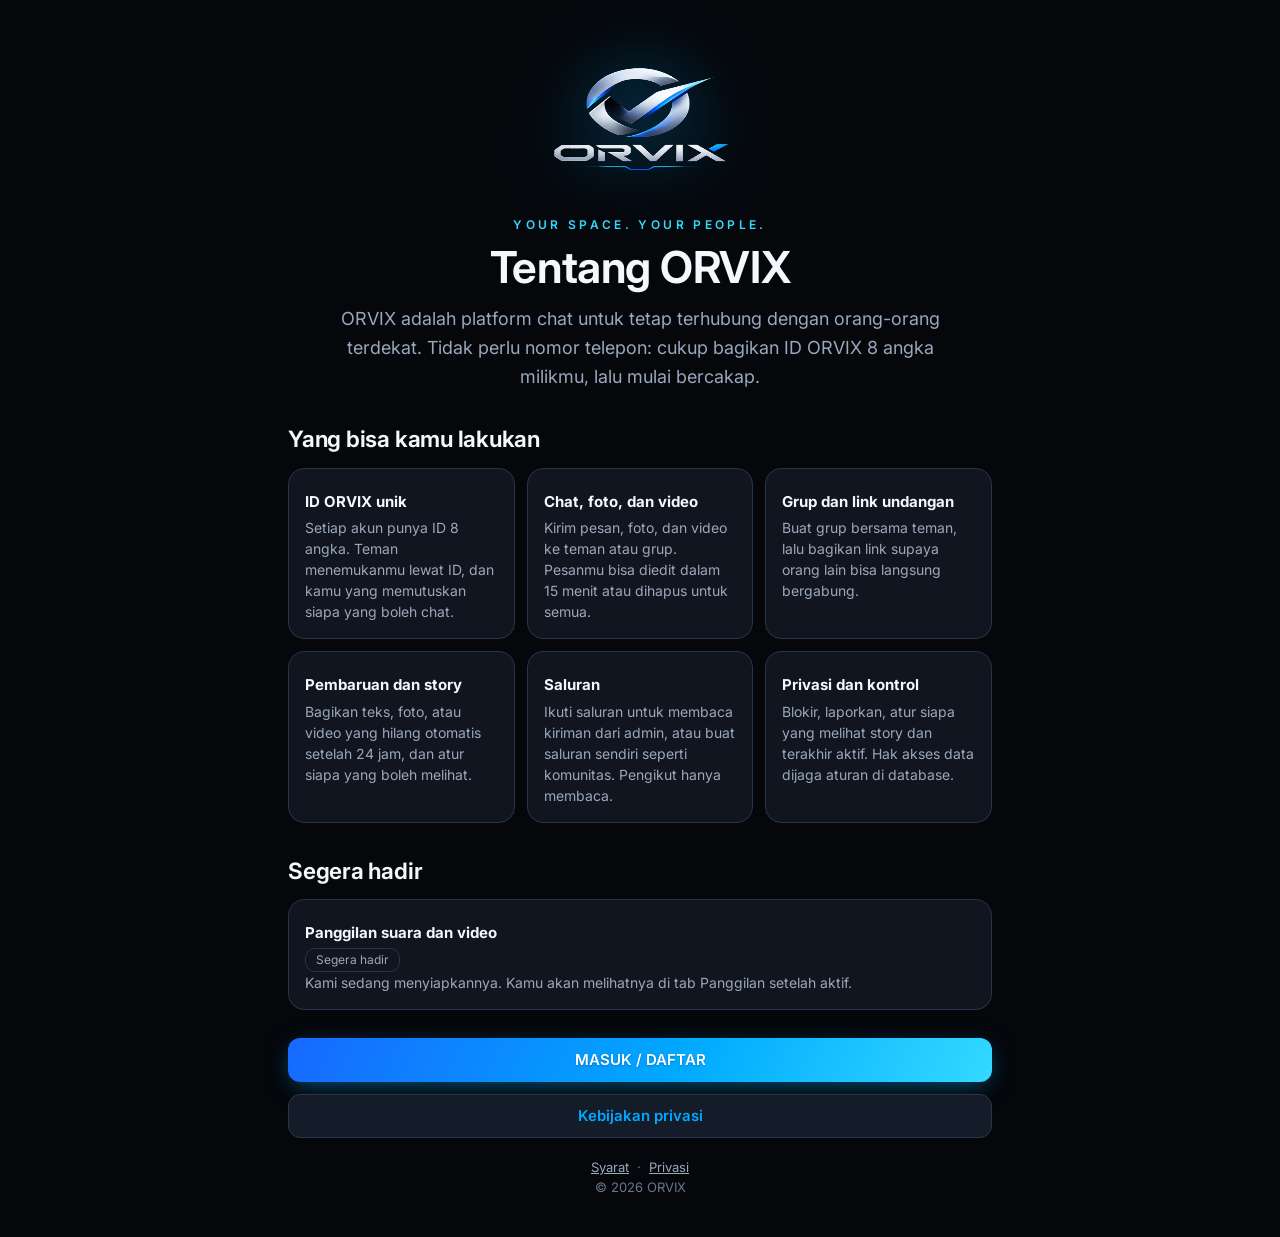
<file: about.html>
<!doctype html><html lang="id"><head><meta charset="utf-8"><meta name="viewport" content="width=device-width,initial-scale=1,viewport-fit=cover"><meta name="theme-color" content="#05070B"><link rel="icon" href="/assets/favicon.svg" type="image/svg+xml"><link rel="preconnect" href="https://fonts.googleapis.com"><link rel="preconnect" href="https://fonts.gstatic.com" crossorigin><link rel="stylesheet" href="https://fonts.googleapis.com/css2?family=Inter:wght@400;500;600;700&display=swap"><link rel="stylesheet" href="/css/style.css"><title>Tentang ORVIX</title><meta name="description" content="Kenali ORVIX: platform chat dengan ID unik, grup, story, dan saluran."></head>
<body><main class="abt">
<img class="hero-logo" src="/assets/logo.png" alt="ORVIX" width="180" height="180">
<p class="tag">YOUR SPACE. YOUR PEOPLE.</p>
<h1>Tentang ORVIX</h1>
<p class="lead">ORVIX adalah platform chat untuk tetap terhubung dengan orang-orang terdekat. Tidak perlu nomor telepon: cukup bagikan ID ORVIX 8 angka milikmu, lalu mulai bercakap.</p>
<h2>Yang bisa kamu lakukan</h2>
<div class="agrid">
<div class="acard"><b>ID ORVIX unik</b><p>Setiap akun punya ID 8 angka. Teman menemukanmu lewat ID, dan kamu yang memutuskan siapa yang boleh chat.</p></div>
<div class="acard"><b>Chat, foto, dan video</b><p>Kirim pesan, foto, dan video ke teman atau grup. Pesanmu bisa diedit dalam 15 menit atau dihapus untuk semua.</p></div>
<div class="acard"><b>Grup dan link undangan</b><p>Buat grup bersama teman, lalu bagikan link supaya orang lain bisa langsung bergabung.</p></div>
<div class="acard"><b>Pembaruan dan story</b><p>Bagikan teks, foto, atau video yang hilang otomatis setelah 24 jam, dan atur siapa yang boleh melihat.</p></div>
<div class="acard"><b>Saluran</b><p>Ikuti saluran untuk membaca kiriman dari admin, atau buat saluran sendiri seperti komunitas. Pengikut hanya membaca.</p></div>
<div class="acard"><b>Privasi dan kontrol</b><p>Blokir, laporkan, atur siapa yang melihat story dan terakhir aktif. Hak akses data dijaga aturan di database.</p></div>
</div>
<h2>Segera hadir</h2>
<div class="acard soonc"><b>Panggilan suara dan video</b><span class="pill">Segera hadir</span><p>Kami sedang menyiapkannya. Kamu akan melihatnya di tab Panggilan setelah aktif.</p></div>
<div class="col" style="margin-top:28px"><a class="btn primary block" href="/">MASUK / DAFTAR</a><a class="btn block" href="/privacy">Kebijakan privasi</a></div>
<p class="foot"><a href="/terms">Syarat</a> &nbsp;·&nbsp; <a href="/privacy">Privasi</a><br>© <span id="yr"></span> ORVIX</p>
</main><script>document.getElementById('yr').textContent=new Date().getFullYear()</script></body></html>
</file>
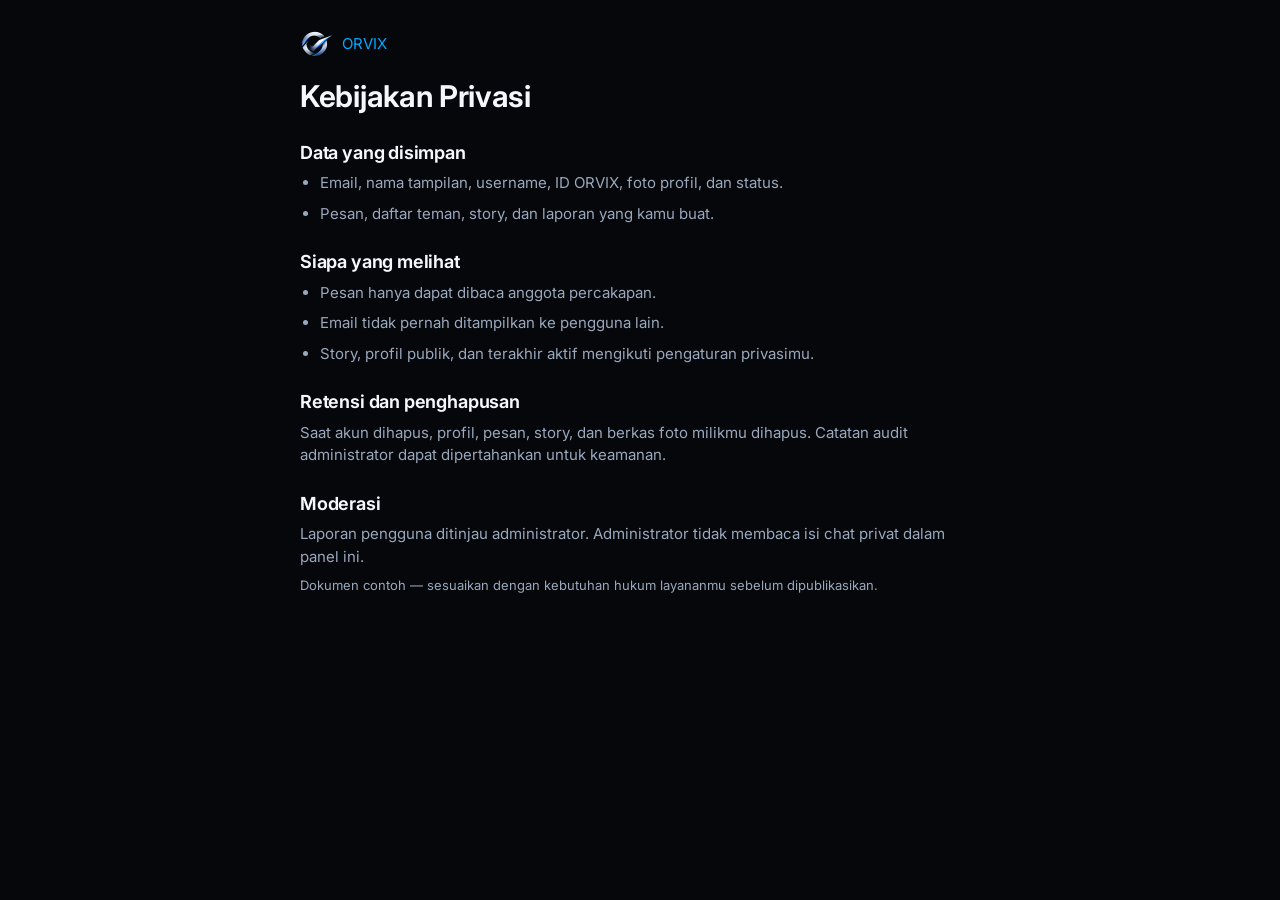
<file: privacy.html>
<!doctype html><html lang="id"><head><meta charset="utf-8"><meta name="viewport" content="width=device-width,initial-scale=1,viewport-fit=cover"><meta name="theme-color" content="#05070B"><link rel="icon" href="/assets/favicon.svg" type="image/svg+xml"><link rel="preconnect" href="https://fonts.googleapis.com"><link rel="preconnect" href="https://fonts.gstatic.com" crossorigin><link rel="stylesheet" href="https://fonts.googleapis.com/css2?family=Inter:wght@400;500;600;700&display=swap"><link rel="stylesheet" href="/css/style.css"><title>Kebijakan Privasi — ORVIX</title></head><body><main class="legal"><a href="index.html" class="row gap" style="margin-bottom:18px"><img src="/assets/mark.png" width="32" height="32" alt="ORVIX"> ORVIX</a><h1>Kebijakan Privasi</h1><h2>Data yang disimpan</h2><ul><li>Email, nama tampilan, username, ID ORVIX, foto profil, dan status.</li><li>Pesan, daftar teman, story, dan laporan yang kamu buat.</li></ul><h2>Siapa yang melihat</h2><ul><li>Pesan hanya dapat dibaca anggota percakapan.</li><li>Email tidak pernah ditampilkan ke pengguna lain.</li><li>Story, profil publik, dan terakhir aktif mengikuti pengaturan privasimu.</li></ul><h2>Retensi dan penghapusan</h2><p>Saat akun dihapus, profil, pesan, story, dan berkas foto milikmu dihapus. Catatan audit administrator dapat dipertahankan untuk keamanan.</p><h2>Moderasi</h2><p>Laporan pengguna ditinjau administrator. Administrator tidak membaca isi chat privat dalam panel ini.</p><p class="dim">Dokumen contoh — sesuaikan dengan kebutuhan hukum layananmu sebelum dipublikasikan.</p></main></body></html>
</file>
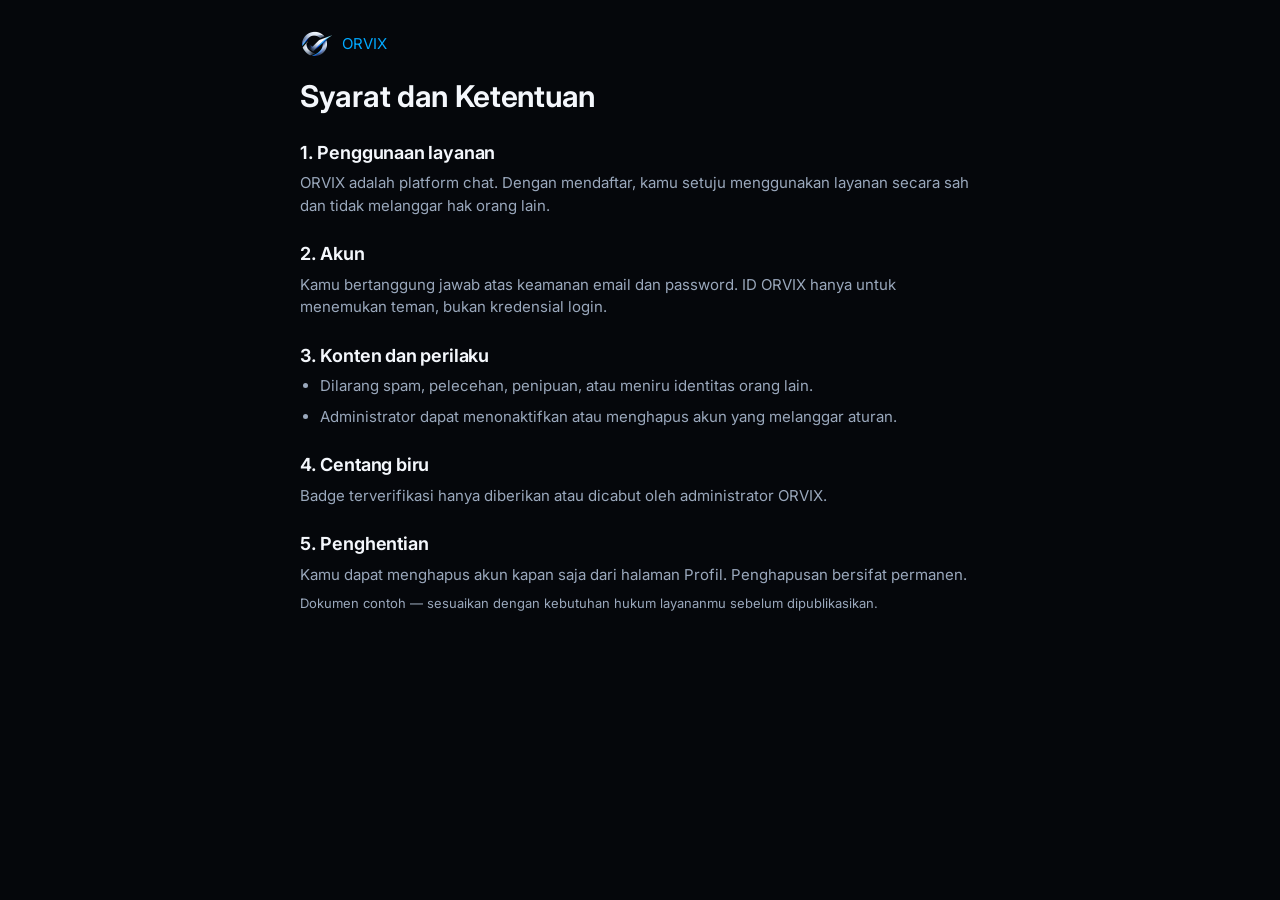
<file: terms.html>
<!doctype html><html lang="id"><head><meta charset="utf-8"><meta name="viewport" content="width=device-width,initial-scale=1,viewport-fit=cover"><meta name="theme-color" content="#05070B"><link rel="icon" href="/assets/favicon.svg" type="image/svg+xml"><link rel="preconnect" href="https://fonts.googleapis.com"><link rel="preconnect" href="https://fonts.gstatic.com" crossorigin><link rel="stylesheet" href="https://fonts.googleapis.com/css2?family=Inter:wght@400;500;600;700&display=swap"><link rel="stylesheet" href="/css/style.css"><title>Syarat dan Ketentuan — ORVIX</title></head><body><main class="legal"><a href="index.html" class="row gap" style="margin-bottom:18px"><img src="/assets/mark.png" width="32" height="32" alt="ORVIX"> ORVIX</a><h1>Syarat dan Ketentuan</h1><h2>1. Penggunaan layanan</h2><p>ORVIX adalah platform chat. Dengan mendaftar, kamu setuju menggunakan layanan secara sah dan tidak melanggar hak orang lain.</p><h2>2. Akun</h2><p>Kamu bertanggung jawab atas keamanan email dan password. ID ORVIX hanya untuk menemukan teman, bukan kredensial login.</p><h2>3. Konten dan perilaku</h2><ul><li>Dilarang spam, pelecehan, penipuan, atau meniru identitas orang lain.</li><li>Administrator dapat menonaktifkan atau menghapus akun yang melanggar aturan.</li></ul><h2>4. Centang biru</h2><p>Badge terverifikasi hanya diberikan atau dicabut oleh administrator ORVIX.</p><h2>5. Penghentian</h2><p>Kamu dapat menghapus akun kapan saja dari halaman Profil. Penghapusan bersifat permanen.</p><p class="dim">Dokumen contoh — sesuaikan dengan kebutuhan hukum layananmu sebelum dipublikasikan.</p></main></body></html>
</file>
<file: css/style.css>
:root{--bg:#05070B;--bg2:#090D14;--s1:#10151F;--s2:#151C29;--s3:#1B2433;--bd:#283548;--bda:#3D75FF;--tx:#F4F7FC;--tx2:#9AA8BC;--tx3:#68778D;--blue:#1769FF;--neon:#00A8FF;--cyan:#32D9FF;--silver:#D7E0ED;--white:#F8FAFF;--danger:#FF4D64;--ok:#35D49A;--grad:linear-gradient(115deg,#1769FF 0%,#00A8FF 55%,#32D9FF 100%);--r:14px;--sb:env(safe-area-inset-bottom,0px);--st:env(safe-area-inset-top,0px);color-scheme:dark}
*{box-sizing:border-box;margin:0;-webkit-tap-highlight-color:transparent}
html,body{height:100%}
body{background:var(--bg);color:var(--tx);font:15px/1.5 Inter,system-ui,-apple-system,"Segoe UI",Roboto,sans-serif;overflow-x:hidden}
body.noscroll{overflow:hidden}
a{color:var(--neon);text-decoration:none}
button,input,select,textarea{font:inherit;color:inherit}
button{cursor:pointer;background:none;border:0}
:focus-visible{outline:2px solid var(--cyan);outline-offset:2px;border-radius:8px}
h1,h2,h3{font-weight:650;letter-spacing:-.01em;line-height:1.25}
.muted{color:var(--tx2)}.dim{color:var(--tx3);font-size:13px}.sm{font-size:13px}
.ic{flex:none;display:block}
.row{display:flex;align-items:center}.row.end{justify-content:flex-end}.gap{gap:10px}.between{justify-content:space-between}.grow{flex:1;min-width:0}
.col{display:flex;flex-direction:column;gap:12px}
.hide{display:none!important}
.ell{overflow:hidden;text-overflow:ellipsis;white-space:nowrap}
.nm{display:inline-flex;align-items:center;gap:5px;max-width:100%;vertical-align:middle}
.vbadge{flex:none;filter:drop-shadow(0 0 4px rgba(0,168,255,.45))}
.av{position:relative;flex:none;display:inline-grid;place-items:center;border-radius:50%;background:linear-gradient(145deg,var(--s3),var(--s1));border:1px solid var(--bd);color:var(--silver);font-weight:600;overflow:hidden}
.av img{position:absolute;inset:0;width:100%;height:100%;object-fit:cover}
/* tombol & form */
.btn{display:inline-flex;align-items:center;justify-content:center;gap:8px;min-height:44px;padding:0 20px;border-radius:12px;font-weight:600;border:1px solid var(--bd);background:var(--s2);transition:border-color .15s,transform .1s,box-shadow .15s}
.btn:hover{border-color:var(--bda)}.btn:active{transform:scale(.98)}
.btn.primary{background:var(--grad);border:0;color:#fff;box-shadow:0 6px 24px -6px rgba(0,168,255,.55);text-shadow:0 1px 2px rgba(0,0,0,.25)}
.btn.ghost{background:transparent}.btn.danger{background:rgba(255,77,100,.12);border-color:rgba(255,77,100,.5);color:var(--danger)}
.btn.sm{min-height:34px;padding:0 12px;font-size:13px;border-radius:10px}.btn.block{width:100%}
.btn:disabled{opacity:.55;cursor:not-allowed}
.ibtn{display:inline-grid;place-items:center;width:40px;height:40px;border-radius:12px;color:var(--silver);position:relative}
.ibtn:hover{background:var(--s2)}
.badge-n{position:absolute;top:2px;right:2px;min-width:18px;height:18px;padding:0 5px;border-radius:9px;background:var(--grad);color:#fff;font-size:11px;font-weight:700;display:grid;place-items:center}
.spin{width:16px;height:16px;border-radius:50%;border:2px solid rgba(255,255,255,.35);border-top-color:#fff;animation:sp .7s linear infinite}
@keyframes sp{to{transform:rotate(360deg)}}
.field{display:flex;flex-direction:column;gap:6px;margin-bottom:14px}
.field label{font-size:13px;color:var(--tx2);font-weight:500}
.inp{width:100%;min-height:46px;padding:10px 14px;background:var(--s1);border:1px solid var(--bd);border-radius:12px;outline:none;transition:border-color .15s}
.inp:focus{border-color:var(--bda);box-shadow:0 0 0 3px rgba(61,117,255,.2)}
textarea.inp{resize:vertical;min-height:80px}
.pw{position:relative}.pw .inp{padding-right:48px}.pw button{position:absolute;right:4px;top:3px;color:var(--tx2)}
.hint{font-size:12px;color:var(--tx3)}.err{color:var(--danger);font-size:13px;min-height:18px}.ok{color:var(--ok)}
.alert{padding:12px 14px;border-radius:12px;border:1px solid var(--bd);background:var(--s1);font-size:14px;color:var(--tx2)}
.alert.warn{border-color:rgba(255,77,100,.4);background:rgba(255,77,100,.08);color:#ffb3be}
.alert.info{border-color:rgba(0,168,255,.4);background:rgba(0,168,255,.08);color:var(--silver)}
.card{background:var(--s1);border:1px solid var(--bd);border-radius:var(--r);padding:16px}
.switch{position:relative;width:46px;height:26px;border-radius:13px;background:var(--s3);border:1px solid var(--bd);flex:none;transition:.2s}
.switch::after{content:"";position:absolute;top:3px;left:3px;width:18px;height:18px;border-radius:50%;background:var(--silver);transition:.2s}
.switch[aria-checked=true]{background:var(--blue);border-color:var(--neon)}.switch[aria-checked=true]::after{left:23px;background:#fff}
/* toast & modal */
#toasts{position:fixed;left:50%;transform:translateX(-50%);bottom:calc(84px + var(--sb));z-index:200;display:flex;flex-direction:column;gap:8px;width:min(92vw,420px);pointer-events:none}
.toast{padding:12px 16px;border-radius:12px;background:var(--s3);border:1px solid var(--bd);box-shadow:0 10px 30px rgba(0,0,0,.5);animation:up .25s;font-size:14px}
.toast.success{border-color:var(--ok)}.toast.error{border-color:var(--danger)}.toast.out{opacity:0;transition:.25s}
@keyframes up{from{transform:translateY(10px);opacity:0}}
.modal-back{position:fixed;inset:0;z-index:100;background:rgba(2,4,8,.72);backdrop-filter:blur(4px);display:grid;place-items:center;padding:16px}
.modal-back.sheet{align-items:end}
.modal{width:min(100%,440px);max-height:88dvh;display:flex;flex-direction:column;background:var(--s3);border:1px solid var(--bd);border-radius:18px;box-shadow:0 30px 80px rgba(0,0,0,.6);animation:up .2s}
.modal.wide{width:min(100%,640px)}
.modal-h{display:flex;align-items:center;justify-content:space-between;padding:14px 12px 6px 20px}.modal-h h2{font-size:18px}
.modal-b{padding:10px 20px 20px;overflow:auto}
/* layout aplikasi */
.app{display:flex;min-height:100dvh}
.side{display:none}
.bottom{position:fixed;left:0;right:0;bottom:0;z-index:50;display:flex;background:rgba(9,13,20,.94);backdrop-filter:blur(14px);border-top:1px solid var(--bd);padding-bottom:var(--sb)}
.bottom a,.side a{flex:1;display:flex;flex-direction:column;align-items:center;gap:3px;padding:9px 0 8px;color:var(--tx3);font-size:11px;font-weight:500;position:relative}
.bottom a.on,.side a.on{color:var(--neon)}
.bottom a.on::before{content:"";position:absolute;top:-1px;left:25%;right:25%;height:2px;background:var(--grad);box-shadow:0 0 10px var(--neon)}
.main{flex:1;min-width:0;height:100dvh;overflow-y:auto;padding-bottom:calc(66px + var(--sb))}
.page{max-width:720px;margin:0 auto;padding:calc(18px + var(--st)) 16px 28px}
.page>h1{font-size:24px;margin-bottom:16px}
@media(min-width:900px){
 .side{display:flex;flex-direction:column;align-items:center;gap:22px;width:88px;padding:18px 0;background:var(--bg2);border-right:1px solid var(--bd);position:sticky;top:0;height:100dvh}
 .side nav{display:flex;flex-direction:column;gap:6px;width:100%}
 .side a{flex:none;padding:10px 0;margin:0 8px;border-radius:12px}.side a:hover{background:var(--s2)}
 .side a.on{background:var(--s2);box-shadow:inset 3px 0 0 var(--neon)}
 .side a.adm{margin-top:12px;color:var(--cyan)}
 .bottom{display:none}.main{padding-bottom:0}#toasts{bottom:24px}
}
/* chat */
.chat-layout{display:grid;grid-template-columns:1fr;height:100%}
.conv-pane{display:flex;flex-direction:column;min-height:0;height:100%;border-right:1px solid var(--bd);background:var(--bg)}
.thread-pane{display:none;flex-direction:column;min-height:0;height:100%;background:var(--bg2)}
.chat-layout.open .conv-pane{display:none}.chat-layout.open .thread-pane{display:flex}
body.in-conv .bottom{display:none}body.in-conv .main{padding-bottom:0}
@media(min-width:900px){.chat-layout{grid-template-columns:370px 1fr}.chat-layout.open .conv-pane,.thread-pane{display:flex}.thread-pane .back{display:none}}
.pane-head{display:flex;align-items:center;gap:8px;padding:calc(12px + var(--st)) 12px 8px 16px}.pane-head h1{font-size:22px;flex:1}
.pane-head img{width:30px;height:30px}
.searchbar{position:relative;margin:4px 14px 10px}.searchbar .ic{position:absolute;left:13px;top:13px;color:var(--tx3)}.searchbar .inp{padding-left:42px;border-radius:24px}
.tabs{display:flex;gap:8px;padding:0 14px 10px;overflow-x:auto}
.tab{padding:7px 16px;border-radius:20px;border:1px solid var(--bd);color:var(--tx2);font-size:14px;white-space:nowrap}
.tab[aria-selected=true]{background:var(--s3);border-color:var(--bda);color:var(--white)}
.list{flex:1;overflow-y:auto;padding:0 8px 90px}
.item{display:flex;align-items:center;gap:12px;width:100%;padding:10px;border-radius:14px;text-align:left}
.item:hover,.item.on{background:var(--s2)}
.item .t{display:flex;justify-content:space-between;gap:8px;font-weight:600}.item .p{color:var(--tx2);font-size:14px}
.item .when{font-size:12px;color:var(--tx3);font-weight:400;flex:none}
.unread{min-width:20px;height:20px;padding:0 6px;border-radius:10px;background:var(--grad);font-size:12px;font-weight:700;display:grid;place-items:center;color:#fff}
.empty{text-align:center;padding:48px 24px;color:var(--tx2)}.empty .ic{margin:0 auto 12px;color:var(--tx3)}.empty h3{color:var(--tx);margin-bottom:6px}
.fab{position:absolute;right:18px;bottom:18px;width:54px;height:54px;border-radius:18px;background:var(--grad);color:#fff;display:grid;place-items:center;box-shadow:0 8px 28px -4px rgba(0,168,255,.6)}
.conv-pane{position:relative}
body:not(.in-conv) .fab{bottom:calc(82px + var(--sb))}
@media(min-width:900px){.fab{bottom:20px!important}}
.thead{display:flex;align-items:center;gap:10px;padding:calc(10px + var(--st)) 10px 10px 6px;border-bottom:1px solid var(--bd);background:var(--s1)}
.thead .sub{font-size:12px;color:var(--tx3)}
.msgs{flex:1;overflow-y:auto;padding:14px 14px 8px;display:flex;flex-direction:column;gap:4px}
.day{align-self:center;margin:10px 0 6px;padding:3px 12px;border-radius:12px;background:var(--s2);color:var(--tx3);font-size:12px}
.msg{max-width:min(78%,520px);padding:8px 12px 6px;border-radius:16px;background:var(--s3);border:1px solid var(--bd);word-wrap:break-word;overflow-wrap:anywhere;white-space:pre-wrap;text-align:left}
.msg.in{align-self:flex-start;border-bottom-left-radius:5px}
.msg.out{align-self:flex-end;border-bottom-right-radius:5px;background:linear-gradient(135deg,#123a8f,#0b5d9e);border-color:#1f5fc9}
.msg .who{font-size:12px;font-weight:600;color:var(--cyan);margin-bottom:2px}
.msg .meta{display:block;text-align:right;font-size:11px;color:rgba(244,247,252,.55);margin-top:2px;white-space:normal}
.msg.gone{font-style:italic;color:var(--tx3);background:transparent}
.msg.failed{border-color:var(--danger)}.msg.sending{opacity:.65}
.composer{display:flex;align-items:flex-end;gap:8px;padding:10px 12px calc(10px + var(--sb));border-top:1px solid var(--bd);background:var(--s1)}
.composer textarea{flex:1;max-height:140px;min-height:44px;resize:none;border-radius:22px;padding:10px 16px}
.send{width:46px;height:46px;border-radius:50%;background:var(--grad);color:#fff;display:grid;place-items:center;flex:none}
.send:disabled{opacity:.4}
.older{align-self:center;margin-bottom:6px}
/* profil */
.cover{height:130px;border-radius:var(--r) var(--r) 0 0;background:linear-gradient(120deg,#05070B 0%,#0a2a6b 55%,#1769FF 100%);position:relative}
.cover .ibtn{position:absolute;right:10px;top:10px;background:rgba(5,7,11,.7)}
.pcard{border:1px solid var(--bd);border-radius:var(--r);background:var(--s1);text-align:center;padding-bottom:18px;margin-bottom:22px}
.pcard .av{margin-top:-48px;border:3px solid var(--blue);box-shadow:0 0 0 4px var(--s1),0 0 24px rgba(0,168,255,.35)}
.pid{font-variant-numeric:tabular-nums;letter-spacing:.06em;color:var(--silver);display:inline-flex;gap:8px;align-items:center}
.sec{font-size:12px;font-weight:600;color:var(--tx3);letter-spacing:.06em;text-transform:uppercase;margin:22px 4px 8px}
.setrow{display:flex;align-items:center;gap:14px;width:100%;padding:14px 16px;border:1px solid var(--bd);border-radius:var(--r);background:var(--s1);margin-bottom:8px;text-align:left}
.setrow:hover{border-color:var(--bda)}.setrow .ic:first-child{color:var(--neon)}.setrow.danger{border-color:rgba(255,77,100,.4);background:rgba(255,77,100,.06)}.setrow.danger .ic:first-child{color:var(--danger)}
.setrow b{display:block;font-weight:600}.setrow small{color:var(--tx2);font-size:13px}
/* story */
.stories{display:flex;gap:14px;overflow-x:auto;padding:4px 2px 12px}
.sbtn{display:flex;flex-direction:column;align-items:center;gap:6px;width:72px;flex:none;font-size:12px;color:var(--tx2)}
.ring{padding:3px;border-radius:50%;background:var(--grad)}.ring.seen{background:var(--bd)}.ring.none{background:transparent;border:1px dashed var(--bd)}
.ring .av{border:2px solid var(--bg)}
.viewer{position:fixed;inset:0;z-index:150;background:#000;display:flex;flex-direction:column;align-items:center}
.viewer .stage{flex:1;width:min(100%,480px);position:relative;display:grid;place-items:center;text-align:center;padding:60px 28px;font-size:24px;font-weight:600;line-height:1.35;overflow:hidden}
.viewer .stage img{position:absolute;inset:0;width:100%;height:100%;object-fit:contain}
.viewer .cap{position:relative;text-shadow:0 2px 12px #000;white-space:pre-wrap;overflow-wrap:anywhere}
.bars{position:absolute;top:calc(10px + var(--st));left:12px;right:12px;display:flex;gap:4px;z-index:2}
.bars i{flex:1;height:3px;border-radius:2px;background:rgba(255,255,255,.3);overflow:hidden}.bars i b{display:block;height:100%;width:0;background:#fff}
.vtop{position:absolute;top:calc(24px + var(--st));left:12px;right:12px;z-index:3;display:flex;align-items:center;gap:10px;text-shadow:0 1px 6px #000}
.vtap{position:absolute;top:70px;bottom:70px;width:35%;z-index:2}.vtap.l{left:0}.vtap.r{right:0}
.vfoot{position:absolute;bottom:calc(14px + var(--sb));left:0;right:0;z-index:3;display:flex;justify-content:center;gap:10px}
.sbg0{background:linear-gradient(135deg,#0a2a6b,#1769FF)}.sbg1{background:linear-gradient(135deg,#05070B,#1B2433)}.sbg2{background:linear-gradient(135deg,#006b9e,#32D9FF)}.sbg3{background:linear-gradient(135deg,#1B2433,#3D75FF)}.sbg4{background:linear-gradient(135deg,#0b3d3a,#35D49A)}.sbg5{background:linear-gradient(135deg,#4a1220,#FF4D64)}
.swatches{display:flex;gap:8px;margin-bottom:14px}.swatches button{width:34px;height:34px;border-radius:50%;border:2px solid transparent}.swatches button[aria-pressed=true]{border-color:#fff}
/* landing */
.land{min-height:100dvh;display:flex;flex-direction:column;align-items:center;padding:calc(32px + var(--st)) 20px 24px;position:relative;overflow:hidden;background:radial-gradient(ellipse at 50% 18%,rgba(23,105,255,.22),transparent 55%),var(--bg)}
.land::before{content:"";position:absolute;inset:0;background-image:linear-gradient(rgba(61,117,255,.09) 1px,transparent 1px),linear-gradient(90deg,rgba(61,117,255,.09) 1px,transparent 1px);background-size:44px 44px;-webkit-mask-image:radial-gradient(ellipse at 50% 30%,#000 10%,transparent 70%);mask-image:radial-gradient(ellipse at 50% 30%,#000 10%,transparent 70%)}
.land>*{position:relative;max-width:560px;width:100%}
.hero-logo{width:min(64vw,260px);margin:0 auto;display:block;filter:drop-shadow(0 0 36px rgba(0,168,255,.45));animation:fl 6s ease-in-out infinite}
@keyframes fl{50%{transform:translateY(-6px)}}
.tag{text-align:center;font-size:12px;letter-spacing:.28em;color:var(--cyan);font-weight:600;margin-top:4px}
.land h1{text-align:center;font-size:clamp(26px,6vw,34px);margin:10px 0 10px}
.land .lead{text-align:center;color:var(--tx2);margin-bottom:24px}
.feats{display:grid;grid-template-columns:1fr 1fr;gap:10px;margin:26px 0}
.feat{display:flex;gap:10px;align-items:center;padding:14px;border:1px solid var(--bd);border-radius:var(--r);background:rgba(16,21,31,.8);font-size:14px}.feat .ic{color:var(--neon)}
.foot{margin-top:auto;padding-top:20px;text-align:center;font-size:13px;color:var(--tx3)}.foot a{color:var(--tx2);text-decoration:underline}
@media(prefers-reduced-motion:reduce){*,*::before,*::after{animation:none!important;transition:none!important}}
/* admin */
.adm-wrap{display:flex;min-height:100dvh;flex-direction:column}
.adm-side{background:var(--bg2);border-bottom:1px solid var(--bd);display:flex;align-items:center;gap:6px;overflow-x:auto;padding:calc(8px + var(--st)) 10px 8px}
.adm-side .brand{display:flex;align-items:center;gap:8px;font-weight:700;margin-right:8px;flex:none}.adm-side .brand img{width:30px}
.adm-side button,.adm-side a.back{display:flex;align-items:center;gap:8px;padding:9px 14px;border-radius:10px;color:var(--tx2);white-space:nowrap;font-weight:500}
.adm-side button[aria-current=true]{background:var(--s3);color:var(--white);box-shadow:inset 0 -2px 0 var(--neon)}
.adm-main{flex:1;padding:18px 16px 40px;max-width:1100px;width:100%;margin:0 auto}
.stats{display:grid;grid-template-columns:repeat(auto-fit,minmax(150px,1fr));gap:12px;margin-bottom:20px}
.stat{padding:16px;border:1px solid var(--bd);border-radius:var(--r);background:var(--s1)}.stat b{display:block;font-size:28px;font-variant-numeric:tabular-nums}.stat span{color:var(--tx2);font-size:13px}
.tbl{display:flex;flex-direction:column;border:1px solid var(--bd);border-radius:var(--r);overflow:hidden}
.tr{display:flex;align-items:center;gap:12px;padding:12px 14px;border-bottom:1px solid var(--bd);background:var(--s1);flex-wrap:wrap}.tr:last-child{border:0}
.pill{display:inline-block;padding:2px 10px;border-radius:10px;font-size:12px;border:1px solid var(--bd);color:var(--tx2)}.pill.bad{color:var(--danger);border-color:rgba(255,77,100,.5)}.pill.good{color:var(--ok);border-color:rgba(53,212,154,.5)}
@media(min-width:900px){.adm-wrap{flex-direction:row}.adm-side{flex-direction:column;align-items:stretch;width:230px;border-bottom:0;border-right:1px solid var(--bd);padding:20px 12px;position:sticky;top:0;height:100dvh;overflow:visible}.adm-side .brand{margin-bottom:14px}}
.legal{max-width:720px;margin:0 auto;padding:calc(28px + var(--st)) 20px 60px}.legal h2{margin:26px 0 8px;font-size:18px}.legal p,.legal li{color:var(--tx2);margin-bottom:8px}.legal ul{padding-left:20px}

/* ===== v2: tampilan modern, transisi halaman, skeleton ===== */
@view-transition{navigation:auto}
::view-transition-old(root){animation:vt-out .14s ease both}::view-transition-new(root){animation:vt-in .22s ease both}
@keyframes vt-out{to{opacity:0}}@keyframes vt-in{from{opacity:0;transform:translateY(6px)}}
.bottom{view-transition-name:bnav;background:rgba(9,13,20,.82);backdrop-filter:blur(18px) saturate(1.4)}.side{view-transition-name:snav}
.bottom a.on .ic,.side a.on .ic{filter:drop-shadow(0 0 6px rgba(0,168,255,.7))}
.skel-list{display:grid;gap:12px}.skel-list i{height:76px;border-radius:16px;background:linear-gradient(100deg,var(--s1) 30%,var(--s2) 50%,var(--s1) 70%) 0 0/200% 100%;animation:shim 1.2s linear infinite}
@keyframes shim{to{background-position:-200% 0}}
.modal-back.sheet{padding:0}.modal-back.sheet .modal{width:min(100%,520px);border-bottom-left-radius:0;border-bottom-right-radius:0;padding-bottom:var(--sb);animation:sheet .26s cubic-bezier(.2,.9,.3,1)}
@keyframes sheet{from{transform:translateY(40px);opacity:0}}
.viewer~.modal-back{z-index:200}
/* pembaruan */
.shead{display:flex;align-items:flex-end;justify-content:space-between;gap:12px;margin-bottom:12px}.shead h2{font-size:20px}
.live{display:inline-flex;align-items:center;gap:7px;padding:5px 11px;border-radius:20px;background:var(--s1);border:1px solid var(--bd);font-size:12px;font-weight:600;color:var(--tx3)}
.live i{width:8px;height:8px;border-radius:50%;background:var(--tx3)}
.live.on{color:var(--ok);border-color:rgba(53,212,154,.35);background:rgba(53,212,154,.08)}.live.on i{background:var(--ok);animation:pulse 1.8s infinite}
@keyframes pulse{0%{box-shadow:0 0 0 0 rgba(53,212,154,.6)}70%,100%{box-shadow:0 0 0 7px rgba(53,212,154,0)}}
.srail{display:flex;gap:12px;overflow-x:auto;padding:4px 2px 16px;scroll-snap-type:x proximity;scrollbar-width:none}.srail::-webkit-scrollbar{display:none}
.scard{position:relative;flex:none;width:118px;height:190px;border-radius:20px;overflow:hidden;scroll-snap-align:start;background-color:var(--s2);border:1px solid var(--bd);text-align:left;color:#fff;isolation:isolate;transition:transform .18s,box-shadow .18s,border-color .18s,opacity .18s}
.scard:hover{transform:translateY(-3px);box-shadow:0 14px 34px -14px rgba(0,168,255,.55);border-color:var(--bda)}.scard:active{transform:scale(.97)}
.scard>img{position:absolute;inset:0;width:100%;height:100%;object-fit:cover;z-index:-2}
.scard .sk{position:absolute;inset:0;z-index:-2;background:linear-gradient(100deg,var(--s2) 30%,var(--s3) 50%,var(--s2) 70%) 0 0/200% 100%;animation:shim 1.2s linear infinite}
.sc-shade{position:absolute;inset:0;z-index:-1;background:linear-gradient(180deg,rgba(0,0,0,.35),transparent 38%,rgba(0,0,0,.72))}
.sc-txt{position:absolute;inset:50px 12px 56px;display:grid;place-items:center;text-align:center;font-weight:650;font-size:14px;line-height:1.3;overflow:hidden;z-index:-1;text-shadow:0 2px 8px rgba(0,0,0,.4);overflow-wrap:anywhere}
.sc-av{position:absolute;top:10px;left:10px}.sc-av.ring{padding:2px}
.sc-n{position:absolute;top:12px;right:10px;min-width:22px;height:22px;padding:0 6px;border-radius:11px;background:rgba(0,0,0,.45);backdrop-filter:blur(6px);font-size:12px;font-weight:700;display:grid;place-items:center}
.sc-plus{position:absolute;right:8px;bottom:8px;width:30px;height:30px;border-radius:50%;display:grid;place-items:center;background:var(--grad);border:2px solid rgba(0,0,0,.35)}
.sc-meta{position:absolute;left:10px;right:44px;bottom:10px;display:flex;flex-direction:column}.sc-meta b{font-size:13px}.sc-meta small{font-size:11px;opacity:.8}
.scard.seen{opacity:.8}.scard.seen:hover{opacity:1}
.scard.add{display:flex;flex-direction:column;align-items:center;justify-content:center;gap:8px;text-align:center;border-style:dashed;background:radial-gradient(circle at 50% 30%,rgba(23,105,255,.3),transparent 70%),var(--s1);color:var(--tx)}
.add-ic{width:54px;height:54px;border-radius:50%;display:grid;place-items:center;color:#fff;background:var(--grad);box-shadow:0 8px 24px -6px rgba(0,168,255,.7)}
.scard.add b{font-size:13px}.scard.add small{color:var(--tx2);font-size:11px}
.sempty{display:flex;flex-direction:column;align-items:center;gap:8px;text-align:center;padding:30px 20px;margin-top:4px;border-radius:20px;border:1px solid var(--bd);background:radial-gradient(ellipse at 50% 0,rgba(23,105,255,.16),transparent 70%),var(--s1);color:var(--tx2)}
.sempty .ic{color:var(--neon)}.sempty h3{color:var(--tx)}
.ssec{font-size:16px;margin:26px 2px 10px}.soon{display:flex;gap:14px;align-items:flex-start;border-radius:18px}.soon .ic{color:var(--neon);margin-top:2px}
.sfab{position:fixed;right:18px;bottom:calc(84px + var(--sb));width:56px;height:56px;border-radius:18px;background:var(--grad);color:#fff;display:grid;place-items:center;box-shadow:0 14px 34px -8px rgba(0,168,255,.7);z-index:40;transition:transform .15s}
.sfab:active{transform:scale(.92)}body.noscroll .sfab{display:none}@media(min-width:900px){.sfab{bottom:24px;right:28px}}
/* penampil story */
.viewer{animation:vin .2s ease}@keyframes vin{from{opacity:0;transform:scale(.97)}}
.viewer .stage{touch-action:none;user-select:none;-webkit-user-select:none;transition:transform .2s,opacity .2s}
@media(min-width:600px){.viewer .stage{flex:none;height:min(calc(100dvh - 32px),860px);margin:auto;border-radius:22px}}
.vblur{position:absolute;inset:-30px;background-size:cover;background-position:center;filter:blur(36px) brightness(.55);z-index:0}
.viewer .stage img{z-index:1}.vshade{position:absolute;inset:0;pointer-events:none;z-index:1;background:linear-gradient(180deg,rgba(0,0,0,.5),transparent 22%,transparent 70%,rgba(0,0,0,.55))}
.stage[class*=sbg]::after{content:"";position:absolute;inset:0;pointer-events:none;background:radial-gradient(circle at 18% 12%,rgba(255,255,255,.2),transparent 45%)}
.viewer .cap{z-index:2}.viewer .cap.on-img{position:absolute;left:16px;right:16px;bottom:calc(84px + var(--sb));font-size:17px;font-weight:500;text-align:left;background:rgba(0,0,0,.5);backdrop-filter:blur(10px);padding:10px 14px;border-radius:14px}
.bars{z-index:3}.bars i b.run{animation:fill 5s linear forwards}.bars i b.full{width:100%}.viewer.paused .bars b.run{animation-play-state:paused}
@keyframes fill{to{width:100%}}.vtop,.vfoot{z-index:4}.vtap{z-index:3}
.btn.glass{background:rgba(0,0,0,.45);backdrop-filter:blur(10px);border-color:rgba(255,255,255,.18);color:#fff}.btn.glass.danger{color:#ff8191}
.spin.big{width:34px;height:34px;border-width:3px;z-index:2}
.vrow{display:flex;align-items:center;gap:12px;padding:8px 2px}
/* komposer story */
.modal.scmp{background:linear-gradient(180deg,var(--s3),var(--s2));border-top-left-radius:26px;border-top-right-radius:26px}
.seg{position:relative;display:grid;grid-template-columns:1fr 1fr;background:var(--s1);border:1px solid var(--bd);border-radius:14px;padding:4px;margin-bottom:14px}
.seg button{position:relative;z-index:1;min-height:40px;border-radius:10px;font-weight:600;color:var(--tx2);transition:color .2s}.seg button[aria-selected=true]{color:#fff}
.seg-ind{position:absolute;top:4px;bottom:4px;left:4px;width:calc(50% - 4px);border-radius:10px;background:var(--grad);box-shadow:0 6px 18px -6px rgba(0,168,255,.7);transition:transform .25s cubic-bezier(.3,.8,.3,1)}.seg[data-mode=image] .seg-ind{transform:translateX(100%)}
.cmp-prev{position:relative;height:210px;border-radius:20px;overflow:hidden;display:grid;place-items:center;text-align:center;padding:18px;margin-bottom:12px;border:1px solid rgba(255,255,255,.08);transition:background .25s}
.cmp-prev .pv-text{position:relative;z-index:1;font-weight:650;line-height:1.3;overflow-wrap:anywhere;white-space:pre-wrap;max-height:100%;overflow:hidden;text-shadow:0 2px 12px rgba(0,0,0,.35)}
.pv-text.ph{opacity:.55}.pv-text.cap-on{position:absolute;left:12px;right:12px;bottom:12px;font-size:14px!important;font-weight:500;background:rgba(0,0,0,.5);padding:8px 12px;border-radius:12px;max-height:60%}
.cmp-prev img{position:absolute;inset:0;width:100%;height:100%;object-fit:cover}
.drop{position:absolute;inset:0;z-index:2;display:flex;flex-direction:column;align-items:center;justify-content:center;gap:6px;cursor:pointer;background:var(--s1);border:1.5px dashed var(--bd);border-radius:20px;color:var(--tx2);transition:border-color .15s,background .15s}
.drop:hover{border-color:var(--bda);background:rgba(23,105,255,.08)}.drop .ic{color:var(--neon)}.drop b{color:var(--tx)}.drop small{font-size:12px}
.cmp .swatches{gap:10px;margin-bottom:12px;justify-content:center}.cmp .swatches button{width:36px;height:36px;box-shadow:inset 0 0 0 2px rgba(0,0,0,.35);transition:transform .15s}.cmp .swatches button[aria-pressed=true]{border-color:#fff;transform:scale(1.14)}
.tarea{position:relative}.tarea textarea{padding-bottom:26px;min-height:92px}.cnt{position:absolute;right:12px;bottom:8px;font-size:11px;color:var(--tx3)}
.vis{display:grid;grid-template-columns:repeat(3,1fr);gap:8px;margin-bottom:12px}
.vis button{display:flex;flex-direction:column;align-items:center;gap:4px;padding:10px 4px;border-radius:14px;border:1px solid var(--bd);background:var(--s1);font-size:12px;color:var(--tx2);transition:border-color .15s,background .15s,color .15s,box-shadow .15s}
.vis button[aria-checked=true]{border-color:var(--bda);color:#fff;background:rgba(23,105,255,.16);box-shadow:0 0 0 3px rgba(61,117,255,.15)}
.cmp .err{margin-bottom:8px}.btn.primary:disabled{filter:saturate(.4);box-shadow:none}
/* perbaikan lebar modal & kartu */
.modal-back{grid-template-columns:minmax(0,1fr)}.modal{min-width:0}.modal-b{min-width:0}.cmp-prev .pv-text{max-width:100%}
.sc-meta{right:10px}.sc-plus~.sc-meta{right:44px}
/* story video & komposer 3 mode */
.seg{grid-template-columns:repeat(3,1fr)}.seg-ind{width:calc((100% - 8px)/3);transform:translateX(calc(var(--i,0)*100%))}
.sc-play{position:absolute;top:50%;left:50%;width:42px;height:42px;margin:-21px 0 0 -21px;border-radius:50%;display:grid;place-items:center;background:rgba(0,0,0,.45);backdrop-filter:blur(6px);border:1px solid rgba(255,255,255,.25);padding-left:2px}
.sc-dur{position:absolute;right:10px;top:46px;font-size:11px;font-weight:700;padding:2px 7px;border-radius:9px;background:rgba(0,0,0,.5);backdrop-filter:blur(6px)}
.viewer .stage video.vvid{position:absolute;inset:0;width:100%;height:100%;object-fit:contain;z-index:1;background:transparent}
.cmp-prev video{position:absolute;inset:0;width:100%;height:100%;object-fit:cover}
.pv-dur{position:absolute;left:12px;top:12px;z-index:3;font-size:12px;font-weight:700;padding:3px 9px;border-radius:10px;background:rgba(0,0,0,.55);backdrop-filter:blur(6px)}
.pv-rm{position:absolute;right:10px;top:10px;z-index:3;width:32px;height:32px;border-radius:50%;display:grid;place-items:center;background:rgba(0,0,0,.55);backdrop-filter:blur(6px);color:#fff}
.upl{display:flex;flex-direction:column;gap:6px;margin:4px 0 10px}.upl-bar{height:8px;border-radius:6px;background:var(--s1);border:1px solid var(--bd);overflow:hidden}
.upl-bar i{display:block;height:100%;width:0;background:var(--grad);box-shadow:0 0 12px rgba(0,168,255,.7);transition:width .15s linear}.upl span{font-size:12px;color:var(--tx2)}
/* poles akhir */
.vtop{text-align:left}.vtop .grow{text-align:left}
.stat{position:relative;overflow:hidden;background:linear-gradient(160deg,var(--s2),var(--s1));border-color:rgba(61,117,255,.28)}
.stat::before{content:"";position:absolute;left:0;top:0;right:0;height:2px;background:var(--grad);opacity:.8}
.stat b{background:var(--grad);-webkit-background-clip:text;background-clip:text;color:transparent}

/* ---- fitur baru: media chat, saluran, undangan, about, telepon segera hadir ---- */
.mm{margin:-2px -4px 6px;min-width:180px;max-width:min(320px,100%)}.mm img,.mm video{display:block;width:100%;max-height:340px;object-fit:cover;border-radius:10px;background:var(--s2);cursor:zoom-in}.mm video{cursor:default}
.mm .sk{display:block;height:180px;border-radius:10px;background:var(--s2)}
.lbx{position:fixed;inset:0;z-index:300;background:rgba(0,0,0,.92);display:grid;place-items:center;padding:16px}.lbx img{max-width:100%;max-height:100%;object-fit:contain;border-radius:8px}.lbx .ibtn{position:absolute;top:calc(12px + var(--st));right:12px;color:#fff}
.chlist{display:flex;flex-direction:column;margin:8px 0}.chlist .item{display:flex;align-items:center;gap:12px;width:100%;padding:10px 6px;text-align:left;border-radius:12px;background:none;border:0;color:inherit;font:inherit;cursor:pointer}.chlist .item .grow{min-width:0;display:flex;flex-direction:column;gap:2px}
.rk{width:18px;text-align:center;color:var(--tx3);font-weight:600;font-size:13px}
.chv{position:fixed;inset:0;z-index:200;background:var(--bg);display:flex;flex-direction:column;padding-top:var(--st)}.chv .msgs{flex:1;overflow:auto}.chv .thead{display:flex;align-items:center;gap:10px;padding:8px 10px;border-bottom:1px solid var(--bd)}
.ro{display:flex;align-items:center;justify-content:center;gap:8px;padding:14px calc(12px) calc(14px + var(--sb));color:var(--tx2);font-size:14px;border-top:1px solid var(--bd);background:var(--s1)}
.jcard{width:100%;max-width:380px;margin:18px auto;padding:24px;border:1px solid var(--bd);border-radius:20px;background:var(--s1);text-align:center}.jcard h2{margin:6px 0;display:flex;gap:6px;align-items:center;justify-content:center}.jav{display:flex;justify-content:center;margin-bottom:10px}
.abt{max-width:760px;margin:0 auto;padding:calc(32px + var(--st)) 20px calc(40px + var(--sb));text-align:center}.abt h1{margin:6px 0 10px}.abt h2{margin:34px 0 14px;text-align:left}.abt .lead{color:var(--tx2);line-height:1.6}
.agrid{display:grid;grid-template-columns:repeat(auto-fit,minmax(210px,1fr));gap:12px;text-align:left}.acard{padding:16px;border:1px solid var(--bd);border-radius:16px;background:var(--s1)}.acard b{display:block;margin:6px 0 4px}.acard p{color:var(--tx2);font-size:14px;line-height:1.5;margin:0}.soonc{text-align:left}
.soon-hero{text-align:center;padding:26px 12px 22px;display:flex;flex-direction:column;align-items:center;gap:10px}.soon-hero .pulse{width:92px;height:92px;border-radius:50%;display:grid;place-items:center;background:var(--s2);color:var(--cyan);box-shadow:0 0 0 0 rgba(0,168,255,.45);animation:pl 2s infinite}
@keyframes pl{70%{box-shadow:0 0 0 22px rgba(0,168,255,0)}100%{box-shadow:0 0 0 0 rgba(0,168,255,0)}}@media (prefers-reduced-motion:reduce){.soon-hero .pulse{animation:none}}

/* ---- polesan responsif & tampilan profesional ---- */
:where(img,video){max-width:100%}
.page{width:100%}
@media(min-width:600px){.page{padding-inline:24px}.abt{padding-inline:28px}.agrid{grid-template-columns:repeat(2,1fr)}.jcard{padding:32px}}
@media(min-width:900px){
  .page{max-width:860px;padding-top:32px}.page>h1{font-size:28px}
  .agrid{grid-template-columns:repeat(3,1fr)}.abt h1{font-size:44px}.abt .lead{font-size:18px;max-width:620px;margin-inline:auto}
  .chv{left:88px;background:rgba(2,4,8,.72);backdrop-filter:blur(6px);align-items:center;justify-content:center;padding:24px}
  .chv>*{width:min(100%,720px);background:var(--bg2);border-inline:1px solid var(--bd)}
  .chv>header{border-radius:18px 18px 0 0;border-top:1px solid var(--bd)}.chv>.msgs{max-height:calc(100dvh - 190px);flex:1 1 auto}
  .chv>.composer,.chv>.ro{border-radius:0 0 18px 18px;border-bottom:1px solid var(--bd)}
  .mm{max-width:380px}
}
@media(min-width:1280px){.page{max-width:960px}.chlist{display:grid;grid-template-columns:1fr 1fr;column-gap:12px}}
.acard,.jcard,.card{transition:transform .2s,border-color .2s,box-shadow .2s}
.acard:hover{transform:translateY(-2px);border-color:var(--bda);box-shadow:0 14px 34px -18px rgba(0,168,255,.5)}
.chlist .item{transition:background .15s}.chlist .item:hover{background:var(--s2)}
.msg .mm+.meta{display:block}
.srail{scroll-snap-type:x proximity}.scard{scroll-snap-align:start}
@media(max-width:380px){.btn.sm{padding:0 9px}.jcard{padding:18px}.abt h1{font-size:28px}.mm{min-width:150px}}
@media(max-height:520px) and (orientation:landscape){.chv .msgs{min-height:120px}.soon-hero{padding:10px}}

/* ---- Perbaikan area ketuk Saluran ---- */
#chan{padding-bottom:116px}
.chhead,.chhead2{gap:10px}.chhead{margin-top:6px}.chhead2{margin-top:22px}.chhead .btn{min-height:44px;padding:0 16px}
.chlist .item{min-height:68px;padding:12px 8px;touch-action:manipulation;-webkit-tap-highlight-color:rgba(0,168,255,.18);user-select:none;-webkit-user-select:none}
.chlist .item:active{background:var(--s2)}
.chlist .item.tap{cursor:pointer}
.chlist .item .btn{flex:none;min-height:42px;min-width:80px;position:relative;z-index:1}
.chlist .item .t{align-items:center;justify-content:flex-start}
.pill-new{margin-left:8px;padding:1px 8px;border-radius:10px;font-size:11px;font-weight:700;background:var(--grad);color:#fff}
.chv .ibtn{width:44px;height:44px}
.chv~.modal-back{z-index:260}
#toasts{z-index:400}

/* ================= Saluran v2: modern, responsif, mudah diketuk ================= */
.chs{margin-top:6px}
.chs-head{display:flex;align-items:center;justify-content:space-between;gap:12px;margin:16px 0 12px}
.chs-head.sp{margin-top:32px}.chs-head h2{font-size:19px;margin:0}.chs-head p{margin:2px 0 0;font-size:13px}
.chs-head .btn{min-height:46px;padding:0 18px;flex:none}
.chav{width:var(--s,48px);height:var(--s,48px);flex:none;border-radius:32%;display:grid;place-items:center;font-weight:700;font-size:calc(var(--s,48px)*.42);color:#fff;background:linear-gradient(135deg,hsl(var(--h) 85% 58%),hsl(calc(var(--h) + 45) 80% 42%));box-shadow:inset 0 0 0 1px rgba(255,255,255,.2),0 8px 20px -10px hsl(var(--h) 90% 55%)}
.clist{display:grid;gap:10px;grid-template-columns:minmax(0,1fr)}
.crow,.ccard{display:flex;align-items:stretch;background:var(--s1);border:1px solid var(--bd);border-radius:20px;overflow:hidden;transition:border-color .15s,background .15s,box-shadow .15s}
.crow:hover,.ccard:hover{border-color:var(--bda);background:var(--s2);box-shadow:0 10px 28px -18px rgba(0,168,255,.7)}
.cmain{flex:1;min-width:0;display:flex;align-items:center;gap:14px;padding:14px;min-height:80px;text-align:left;color:inherit;touch-action:manipulation;-webkit-tap-highlight-color:rgba(0,168,255,.2)}
.cmain:active{background:rgba(0,168,255,.1)}.cmain:focus-visible{outline:2px solid var(--neon);outline-offset:-2px}
.cbody{flex:1;min-width:0;display:flex;flex-direction:column;gap:3px}
.ctop{display:flex;align-items:center;gap:8px;font-weight:650;font-size:15.5px}
.ctop time{margin-left:auto;font-size:12px;color:var(--tx3);font-weight:400;flex:none}
.cn{flex:0 1 auto;min-width:0;overflow:hidden;text-overflow:ellipsis;white-space:nowrap}.cn .vbadge{margin-left:5px;vertical-align:-2px}
.cbot{display:flex;align-items:center;gap:8px}.csub{flex:1;min-width:0;color:var(--tx2);font-size:14px}
.clamp2{display:-webkit-box;-webkit-line-clamp:2;-webkit-box-orient:vertical;overflow:hidden;white-space:normal}
.cmeta{display:flex;align-items:center;gap:6px;font-size:12.5px;color:var(--tx3)}
.cfol{align-self:center;flex:none;margin-right:14px;min-height:44px;min-width:84px;touch-action:manipulation}
.csearch{display:flex;align-items:center;gap:10px;margin:0 0 12px;padding:0 14px;min-height:50px;border:1px solid var(--bd);border-radius:16px;background:var(--s1);color:var(--tx3);transition:border-color .15s,box-shadow .15s}
.csearch:focus-within{border-color:var(--bda);box-shadow:0 0 0 3px rgba(61,117,255,.2)}
.csearch input{flex:1;min-width:0;min-height:46px;background:none;border:0;outline:0;color:var(--tx);font:inherit;font-size:16px}
.cempty{display:flex;flex-direction:column;align-items:center;gap:6px;text-align:center;padding:28px 18px;border:1px dashed var(--bd);border-radius:22px;color:var(--tx2)}
.cempty .ico{width:58px;height:58px;border-radius:20px;display:grid;place-items:center;background:var(--s2);color:var(--neon);margin-bottom:4px}
.cempty b{color:var(--tx);font-size:16px}.cempty p{margin:0;font-size:14px;max-width:34ch}.cempty .btn{margin-top:12px}
.pill-new{padding:1px 9px;border-radius:10px;font-size:11px;font-weight:700;background:var(--grad);color:#fff;flex:none}
.btn.lg{min-height:52px;font-size:16px}
@media(min-width:640px){.clist{grid-template-columns:repeat(2,minmax(0,1fr))}}
@media(max-width:380px){.cmain{padding:12px;gap:10px}.cfol{min-width:72px;margin-right:10px}.chs-head .btn{padding:0 14px}}

/* profil saluran */
.chp{position:fixed;inset:0;z-index:220;background:var(--bg);overflow-y:auto;overscroll-behavior:contain;-webkit-overflow-scrolling:touch}
.chp-card{min-height:100%;max-width:580px;margin:0 auto;display:flex;flex-direction:column;background:var(--bg)}
.chp-cover{height:150px;flex:none;padding:calc(10px + var(--st)) 10px 0;display:flex;justify-content:space-between;align-items:flex-start;background:radial-gradient(120% 160% at 15% 0,hsl(var(--h) 85% 52%/.8),transparent 62%),linear-gradient(135deg,hsl(var(--h) 65% 24%),hsl(calc(var(--h) + 50) 65% 12%))}
.ibtn.glass{width:46px;height:46px;background:rgba(5,7,11,.5);backdrop-filter:blur(10px);color:#fff;touch-action:manipulation}
.chp-main{flex:1;padding:0 18px 120px;margin-top:-50px;text-align:center}
.chp-av{display:flex;justify-content:center}.chp-av .chav{border:4px solid var(--bg)}
.chp-name{font-size:24px;margin:12px 0 2px;display:flex;gap:6px;align-items:center;justify-content:center;flex-wrap:wrap;overflow-wrap:anywhere}
.chp-sub{color:var(--tx2);margin:0 0 18px}
.chp-actions{display:grid;grid-template-columns:repeat(auto-fit,minmax(96px,1fr));gap:10px;margin-bottom:16px}
.act{display:flex;flex-direction:column;align-items:center;justify-content:center;gap:6px;min-height:74px;border:1px solid var(--bd);border-radius:18px;background:var(--s1);color:var(--neon);font-size:13px;font-weight:600;touch-action:manipulation;-webkit-tap-highlight-color:rgba(0,168,255,.2)}
.act span{color:var(--tx)}.act:hover{border-color:var(--bda)}.act:active{background:var(--s2)}
.act.pri{background:var(--grad);border-color:transparent;color:#fff}.act.pri span{color:#fff}
.chp-box{text-align:left;border:1px solid var(--bd);border-radius:20px;background:var(--s1);padding:4px 16px;margin-bottom:14px}
.chp-box h3{font-size:12px;color:var(--tx3);font-weight:650;text-transform:uppercase;letter-spacing:.07em;margin:14px 0 6px}
.chp-box>p{margin:0 0 14px;line-height:1.55;white-space:pre-wrap;overflow-wrap:anywhere}
.irow{display:flex;align-items:center;gap:14px;padding:13px 0;border-top:1px solid var(--bd)}.chp-box h3+.irow{border-top:0}
.irow .ic{color:var(--neon);flex:none}.irow>span{min-width:0;overflow-wrap:anywhere}.irow small{display:block;color:var(--tx3);font-size:12px;margin-bottom:1px}
.chp-danger{width:100%;justify-content:flex-start;min-height:54px;padding:0 18px;border-radius:16px;margin-bottom:10px}
.chp-cta{position:sticky;bottom:0;padding:16px 18px calc(16px + var(--sb));background:linear-gradient(180deg,transparent,var(--bg) 38%)}
@media(min-width:700px){.chp{background:rgba(2,4,8,.74);backdrop-filter:blur(6px)}.chp-card{min-height:0;margin:5vh auto;border-radius:26px;overflow:hidden;border:1px solid var(--bd);box-shadow:0 40px 90px -24px #000}.chp-cover{height:170px}.chp-main{padding-bottom:28px}.chp-cta{position:static;padding:0 18px 22px;background:none}}

/* tampilan kiriman saluran */
.chv .thead.chh{position:sticky;top:0;z-index:2;padding:8px 10px;gap:6px;background:rgba(16,21,31,.88);backdrop-filter:blur(14px)}
.chh-id{flex:1;min-width:0;display:flex;align-items:center;gap:12px;min-height:54px;padding:4px 8px;border-radius:16px;text-align:left;color:inherit;touch-action:manipulation;-webkit-tap-highlight-color:rgba(0,168,255,.2)}
.chh-id:hover,.chh-id:active{background:var(--s2)}.chh-id .t1{display:block;font-weight:650}.chh-id .sub{display:block;font-size:12px;color:var(--tx3);white-space:nowrap;overflow:hidden;text-overflow:ellipsis}
.chv .msgs{padding:16px 14px 12px;gap:12px;background:radial-gradient(90% 45% at 50% 0,rgba(23,105,255,.09),transparent)}
.post{align-self:flex-start;width:fit-content;min-width:150px;max-width:min(100%,560px);padding:12px 14px 6px;background:var(--s1);border:1px solid var(--bd);border-radius:6px 20px 20px 20px;box-shadow:0 10px 26px -18px #000}
.post .ptext{margin:0;white-space:pre-wrap;overflow-wrap:anywhere;line-height:1.5}
.post .mm{margin:-4px -6px 8px}
.post footer{display:flex;align-items:center;justify-content:flex-end;gap:4px;margin-top:2px;min-height:28px;color:var(--tx3);font-size:12px}
.post .pm{width:44px;height:44px;margin:-8px -10px -8px 0;display:grid;place-items:center;border-radius:14px;color:var(--tx3);touch-action:manipulation}
.post .pm:hover,.post .pm:active{color:var(--danger);background:var(--s2)}
.post.gone{min-width:0;padding:8px 14px;color:var(--tx3);font-style:italic}
.chv .day{align-self:center;margin:6px 0 0}
.chv .composer .ibtn,.chv .thead .ibtn{width:46px;height:46px}
.chp~.modal-back,.chv~.modal-back{z-index:260}
@media(min-width:900px){.chs-head h2{font-size:21px}.cmain{padding:16px}}
@media (prefers-reduced-motion:reduce){.crow,.ccard,.csearch{transition:none}}

/* ---- Profil saluran lengkap ---- */
.chp-pills{display:flex;flex-wrap:wrap;gap:8px;justify-content:center;margin:0 0 18px}
.pl{display:inline-flex;align-items:center;gap:6px;padding:6px 12px;border-radius:20px;font-size:12.5px;font-weight:600;background:var(--s2);color:var(--tx2);border:1px solid var(--bd)}
.pl .ic{flex:none}.pl.pri{background:rgba(0,168,255,.14);color:var(--cyan);border-color:rgba(0,168,255,.42)}.pl.ok{background:rgba(53,212,154,.12);color:var(--ok);border-color:rgba(53,212,154,.42)}
.chp-det{text-align:left}
.chp-stats{display:grid;grid-template-columns:repeat(3,minmax(0,1fr));gap:10px;margin-bottom:14px}
.chp-stats>div{padding:14px 8px;border:1px solid var(--bd);border-radius:18px;background:var(--s1);text-align:center}
.chp-stats b{display:block;font-size:21px;line-height:1.2;background:var(--grad);-webkit-background-clip:text;background-clip:text;-webkit-text-fill-color:transparent}
.chp-stats span{font-size:12px;color:var(--tx3)}
.pdesc.clamp{display:-webkit-box;-webkit-line-clamp:4;-webkit-box-orient:vertical;overflow:hidden}
.more{display:inline-block;margin:-6px 0 8px;min-height:44px;padding:0 4px;color:var(--neon);font-weight:600;touch-action:manipulation}
.pgal{display:grid;grid-template-columns:repeat(3,minmax(0,1fr));gap:6px;margin:4px 0 14px}
.pgal .mm{margin:0;min-width:0;max-width:none;aspect-ratio:1;border-radius:12px;overflow:hidden;background:var(--s2)}
.pgal .mm img,.pgal .mm video{width:100%;height:100%;max-height:none;object-fit:cover;border-radius:12px}.pgal .mm .sk{height:100%}
.lnk{display:flex;gap:8px;margin:0 0 14px}.lnk .inp{flex:1;min-width:0;font-size:14px}.lnk .btn{flex:none;min-height:46px;padding:0 16px}
.orow{display:flex;align-items:center;gap:12px;padding:4px 0 14px}
@media(min-width:1000px){
  .chp-card{max-width:980px}
  .chp-main{display:grid;grid-template-columns:320px minmax(0,1fr);gap:30px;align-items:start;text-align:left;padding:0 30px 32px}
  .chp-id{position:sticky;top:12px}.chp-av{justify-content:flex-start}.chp-name,.chp-pills{justify-content:flex-start}
  .chp-actions{grid-template-columns:repeat(3,minmax(0,1fr))}.chp-det{padding-top:64px}
  .pgal{grid-template-columns:repeat(4,minmax(0,1fr))}
}
@media(max-width:380px){.chp-stats b{font-size:18px}.lnk{flex-direction:column}.lnk .btn{width:100%}}

/* ---- Foto saluran & posisi kiriman ---- */
.chav{position:relative;overflow:hidden}.chav b{font-weight:700;line-height:1}
.chav img{position:absolute;inset:0;width:100%;height:100%;object-fit:cover;background:var(--s2)}
.avw{position:relative;display:inline-block}
.avcam{position:absolute;right:-8px;bottom:-8px;width:44px;height:44px;border-radius:50%;display:grid;place-items:center;color:#fff;background:var(--grad);border:3px solid var(--bg);touch-action:manipulation;box-shadow:0 6px 16px -4px rgba(0,168,255,.7)}
.avcam:active{transform:scale(.92)}
.avpick{display:flex;align-items:center;gap:14px;margin-bottom:16px}
.avbtn{width:76px;height:76px;flex:none;border-radius:32%;border:1.5px dashed var(--bda);background:var(--s2);color:var(--neon);overflow:hidden;display:grid;place-items:center;touch-action:manipulation}
.avbtn #cpv{display:grid;place-items:center;width:100%;height:100%}.avbtn img{width:100%;height:100%;object-fit:cover}
.post.in{align-self:flex-start}
.post.out{align-self:flex-end;background:var(--grad);border-color:transparent;border-radius:20px 6px 20px 20px;color:#fff;box-shadow:0 14px 30px -16px rgba(0,168,255,.85)}
.post.out footer{color:rgba(255,255,255,.8)}
.post.out .pm{color:rgba(255,255,255,.85)}.post.out .pm:hover,.post.out .pm:active{color:#fff;background:rgba(255,255,255,.2)}
.post.gone.out{background:var(--s1);border:1px dashed var(--bd);color:var(--tx3);box-shadow:none}
</file>
